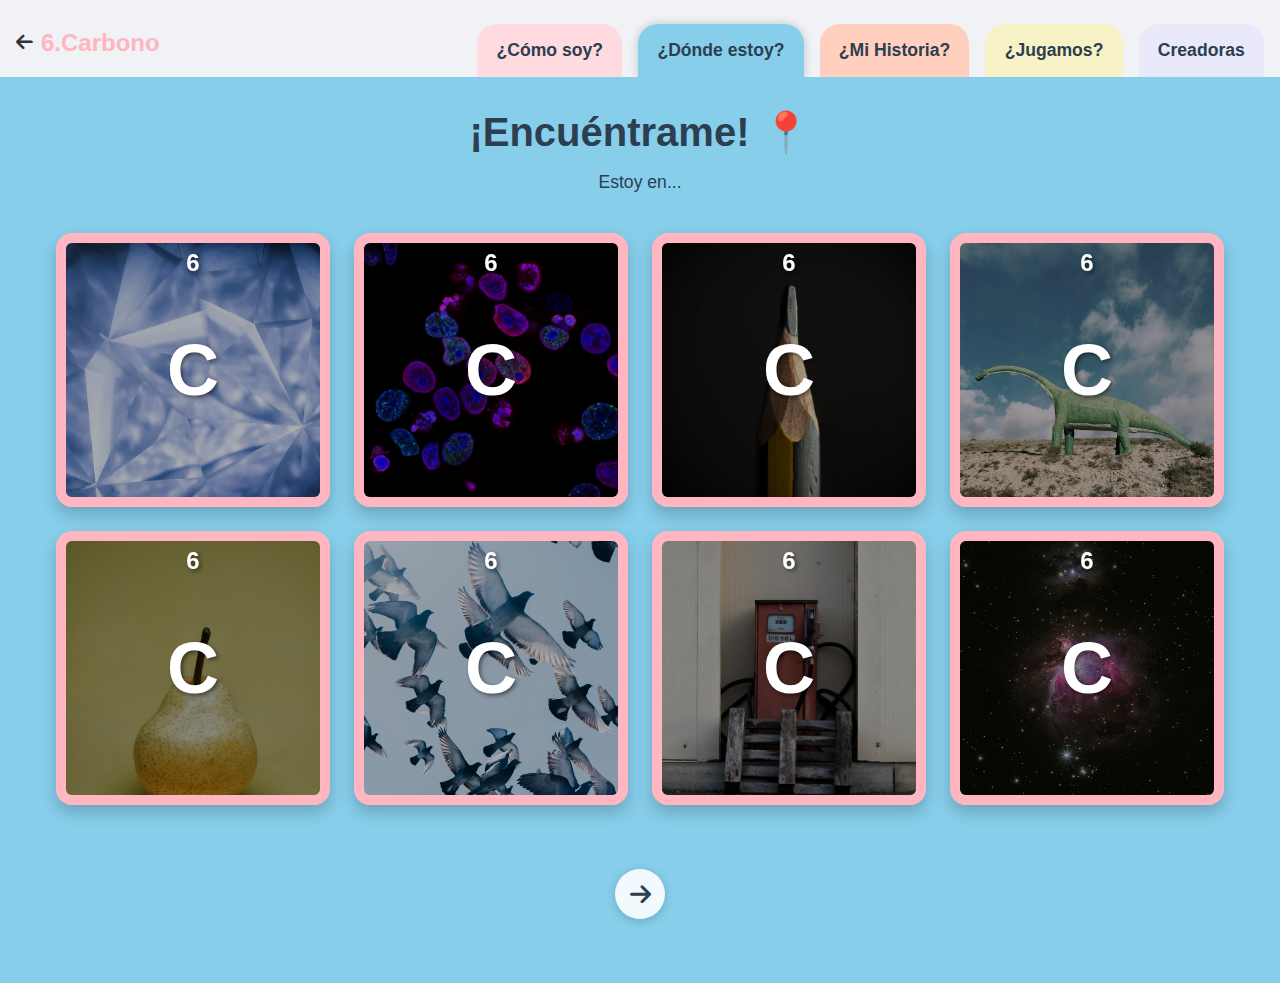
<file: pages/donde-estoy.html>
<!DOCTYPE html>
<html lang="es">
<head>
    <meta charset="UTF-8">
    <meta name="viewport" content="width=device-width, initial-scale=1.0">
    <title>Carbono - ¿Dónde estoy?</title>
    <link rel="stylesheet" href="../src/css/style.css">
    <link rel="stylesheet" href="../src/css/donde-estoy.css">
    <link rel="stylesheet" href="https://cdnjs.cloudflare.com/ajax/libs/font-awesome/6.5.1/css/all.min.css">
</head>
<body>
    <nav class="carbon-nav">
        <div class="title-nav-container">
        <a href="https://celiami.github.io/periodic-table-project/#table-section" class="back-arrow" title="¿Volver a la tabla?">
            <i class="fas fa-arrow-left"></i>
        </a>
        <div class="carbon-title-nav">
            6.Carbono
        </div>
    </div>
        <div class="mobile-active-tab donde-estoy-tab">¿Dónde estoy?</div>
        <input type="checkbox" id="menu-toggle">
        <label for="menu-toggle" class="hamburger-menu">
            <span></span>
            <span></span>
            <span></span>
        </label>
        <ul>
            <li><a href="/6-carbon" class=" nonmetal-tab">¿Cómo soy?</a></li>
            <li><a href="/6-carbon/pages/donde-estoy.html" class="active noble-tab">¿Dónde estoy?</a></li>
            <li><a href="/6-carbon/pages/historia.html" class="alkali-tab">¿Mi Historia?</a></li>
            <li><a href="/6-carbon/pages/jugamos.html" class="halogen-tab">¿Jugamos?</a></li>
            <li><a href="/6-carbon/pages/jugamos.html" class="transition-tab">Creadoras</a></li>
        </ul>
    </nav>
    <main class="donde-estoy">
        <section class="container">
            <h1>¡Encuéntrame! 📍</h1>
            <p class="intro-text">Estoy en...</p>
            
            <div class="cards-container">
                <div class="card" data-card="diamond">
                    <div class="element-overlay">
                        <div class="element-number">6</div>
                        <div class="element-symbol">C</div>
                    </div>
                    <div class="card-inner">
                        <div class="card-front">
                            <img src="../public/donde-estoy/diamante-daniele-levis-pelusi-unsplash.webp" alt="Diamante">
                        </div>
                        <div class="card-back">
                            <h3>📍 Diamante</h3>
                            <p>¡Soy el rey de las gemas! Formado por átomos de carbono en una estructura cristalina perfecta, soy el material natural más duro conocido.</p>
                            <p class="author-credit">Imagen de: Daniele Levis Pelusi</p>
                        </div>
                    </div>
                </div>

                <div class="card" data-card="cell">
                    <div class="element-overlay">
                        <div class="element-number">6</div>
                        <div class="element-symbol">C</div>
                    </div>
                    <div class="card-inner">
                        <div class="card-front">
                            <img src="../public/donde-estoy/celula-national-cancer-institute--unsplash.webp" alt="Célula">
                        </div>
                        <div class="card-back">
                            <h3>📍 Células</h3>
                            <p>¡Estoy en tu ADN! Formo parte de todas las moléculas orgánicas que te hacen ser quien eres.</p>
                            <p class="author-credit">Imagen de: National Cancer Institute</p>
                        </div>
                    </div>
                </div>

                <div class="card" data-card="pencil">
                    <div class="element-overlay">
                        <div class="element-number">6</div>
                        <div class="element-symbol">C</div>
                    </div>
                    <div class="card-inner">
                        <div class="card-front">
                            <img src="../public/donde-estoy/lapiz-umberto-unsplash.webp" alt="Lápiz">
                        </div>
                        <div class="card-back">
                            <h3>📍 Lápiz</h3>
                            <p>¡Soy el grafito! Una forma alotrópica del carbono que permite escribir y dibujar.</p>
                            <p class="author-credit">Imagen de: Umberto</p>
                        </div>
                    </div>
                </div>

                <div class="card" data-card="coal">
                    <div class="element-overlay">
                        <div class="element-number">6</div>
                        <div class="element-symbol">C</div>
                    </div>
                    <div class="card-inner">
                        <div class="card-front">
                            <img src="../public/donde-estoy/carbon-blanca-paloma-sanchez-unsplash.webp" alt="Carbón">
                        </div>
                        <div class="card-back">
                            <h3>📍 Carbón</h3>
                            <p>¡Soy energía fósil! Formado por restos de plantas prehistóricas, soy una importante fuente de energía.</p>
                            <p class="author-credit">Imagen de: Blanca Paloma Sanchez</p>
                        </div>
                    </div>
                </div>

                <div class="card" data-card="food">
                    <div class="element-overlay">
                        <div class="element-number">6</div>
                        <div class="element-symbol">C</div>
                    </div>
                    <div class="card-inner">
                        <div class="card-front">
                            <img src="../public/donde-estoy/fruta-didssph-unsplash.webp" alt="Comida">
                        </div>
                        <div class="card-back">
                            <h3>📍 Comida</h3>
                            <p>¡Estoy en tu comida! Formo parte de carbohidratos, proteínas y grasas que te dan energía.</p>
                            <p class="author-credit">Imagen de: didssph</p>
                        </div>
                    </div>
                </div>

                <div class="card" data-card="air">
                    <div class="element-overlay">
                        <div class="element-number">6</div>
                        <div class="element-symbol">C</div>
                    </div>
                    <div class="card-inner">
                        <div class="card-front">
                            <img src="../public/donde-estoy/aire-zac-ong--unsplash.webp" alt="Aire">
                        </div>
                        <div class="card-back">
                            <h3>📍 Aire</h3>
                            <p>¡Soy CO2! Estoy en el aire que respiras y soy parte fundamental del ciclo del carbono.</p>
                            <p class="author-credit">Imagen de: Zac Ong</p>
                        </div>
                    </div>
                </div>

                <div class="card" data-card="petroleum">
                    <div class="element-overlay">
                        <div class="element-number">6</div>
                        <div class="element-symbol">C</div>
                    </div>
                    <div class="card-inner">
                        <div class="card-front">
                            <img src="../public/donde-estoy/petroleo-pascal-meier-unsplash.webp" alt="Petróleo">
                        </div>
                        <div class="card-back">
                            <h3>📍 Petróleo</h3>
                            <p>¡Soy energía líquida! Formado por restos de organismos marinos, soy una fuente de combustibles.</p>
                            <p class="author-credit">Imagen de: Pascal Meier</p>
                        </div>
                    </div>
                </div>

                <div class="card" data-card="space">
                    <div class="element-overlay">
                        <div class="element-number">6</div>
                        <div class="element-symbol">C</div>
                    </div>
                    <div class="card-inner">
                        <div class="card-front">
                            <img src="../public/donde-estoy/estrellas-alexande-andrews--unsplash.webp" alt="Espacio">
                        </div>
                        <div class="card-back">
                            <h3>📍 Estrellas</h3>
                            <p>¡Soy una estrella! Las estrellas me crean y yo creo la vida. ¡Soy un elemento cósmico!</p>
                            <p class="author-credit">Imagen de: Alexander Andrews</p>
                        </div>
                    </div>
                </div>
            </div>
        </section>
        <a href="/6-carbon/pages/historia.html" class="next-page-arrow" title="¿Mi Historia?">
            <i class="fas fa-arrow-right"></i>
        </a>
    </main>

    <script src="../src/js/donde-estoy.js"></script>
    <script src="../src/js/navigation.js"></script>
</body>
</html>
</file>
<file: src/css/style.css>
:root {
    --color-nonmetal: #FFB6C1;         
    --color-noble-gas: #87CEEB;         
    --color-alkali-metal: #FFA07A;     
    --color-alkaline-earth: #98FB98;   
    --color-metalloid: #DDA0DD;         
    --color-halogen: #F0E68C;           
    --color-transition-metal: #E6E6FA;  
    --color-post-transition: #B0C4DE;   
    --color-lanthanide: #FFE4B5;        
    --color-actinide: #FFDAB9; 
    --color-electron: #333333;
    --color-proton: #f57777;
    --color-neutron: #62b6d0;
  }
  
  * {
      margin: 0;
      padding: 0;
      box-sizing: border-box;
  }
  
  body {
      font-family: 'Arial', sans-serif;
      background-color: #f0f2f5;
      color: #333;
      min-height: 100vh;
      display: flex;
      flex-direction: column;
  }
  
  .container {
      max-width: 1200px;
      margin: 0 auto;
      padding: 2rem;
      flex: 1;
      position: relative;
      overflow: hidden;
      text-align: center;
  }
  
  h1 {
      text-align: center;
      margin-bottom: 2rem;
      color: #2c3e50;
  }
  
  .centered-text {
      text-align: center;
  }


.carbon-nav {
    background: transparent;
    box-shadow: none;
    margin-top: 0.5rem;
    margin-right: 1rem;
    display: flex;
    align-items: center;
    justify-content: space-between;
}
.title-nav-container{
    display: flex;
    align-items: center;
    justify-content: space-between;
}
.back-arrow {
    color: #333;
    text-decoration: none;
    margin-left: 1rem;
    transition: transform 0.3s ease;
}

.back-arrow:hover {
    transform: translateX(-5px);
    color: var(--color-nonmetal);
}

.back-arrow i {
    font-size: 1.2em;
}
.carbon-title-nav {
    color: var(--color-nonmetal);
    font-size: 1.5rem;
    font-weight: bold;
    text-align: center;
    margin-left: 0.5rem;
    border-color: var(--color-nonmetal);
    text-decoration: none;

  }
.carbon-nav ul {
    list-style: none;
    display: flex;
    justify-content: flex-end;
    gap: 1rem;
    padding: 0;
    margin-bottom: 0;

    align-items: center;
}
.carbon-nav ul li {
    margin-top:1rem;
    display: inline;
    margin-bottom: 0;
}
.carbon-nav ul li a {
    color: #2c3e50;
    text-decoration: none;
    font-weight: bold;
    font-size: 1.1rem;
    padding: 1rem 1.2rem;
    border-radius: 20px 20px 0 0;
    transition: background 0.2s, color 0.2s;
    background: transparent;
    display: inline-block;
    margin-bottom: 0;
}
.carbon-nav ul li:nth-child(1) a {
    background: linear-gradient(rgba(255, 255, 255, 0.5), rgba(255, 255, 255, 0.5)),var(--color-nonmetal);

}
.carbon-nav ul li:nth-child(2) a{
    background: linear-gradient(rgba(255, 255, 255, 0.5), rgba(255, 255, 255, 0.5)), var(--color-noble-gas);

}
.carbon-nav ul li:nth-child(3) a{
    background: linear-gradient(rgba(255, 255, 255, 0.5), rgba(255, 255, 255, 0.5)), var(--color-alkali-metal);
}
.carbon-nav ul li:nth-child(4) a{
    background: linear-gradient(rgba(255, 255, 255, 0.5), rgba(255, 255, 255, 0.5)), var(--color-halogen);
}
.carbon-nav ul li:nth-child(5) a{
    background: linear-gradient(rgba(255, 255, 255, 0.1), rgba(255, 255, 255, 0.1)), var(--color-transition-metal);
}



.carbon-nav ul li:nth-child(1) a:hover,
.carbon-nav ul li:nth-child(1) a.active {
    background: var(--color-nonmetal);
    color: #2c3e50;
    box-shadow: 0 0 10px 0 rgba(0, 0, 0, 0.2);
}
.carbon-nav ul li:nth-child(2) a:hover,
.carbon-nav ul li:nth-child(2) a.active {
    background: var(--color-noble-gas);
    color: #2c3e50;
    box-shadow: 0 0 10px 0 rgba(0, 0, 0, 0.2);
}
.carbon-nav ul li:nth-child(3) a:hover,
.carbon-nav ul li:nth-child(3) a.active {
    background: var(--color-alkali-metal);
    color: #2c3e50;
    box-shadow: 0 0 10px 0 rgba(0, 0, 0, 0.2);
}
.carbon-nav ul li:nth-child(4) a:hover,
.carbon-nav ul li:nth-child(4) a.active {
    background: var(--color-halogen);
    color: #2c3e50;
    box-shadow: 0 0 10px 0 rgba(0, 0, 0, 0.2);
}
.carbon-nav ul li:nth-child(5) a:hover,
.carbon-nav ul li:nth-child(5) a.active {
    background: var(--color-transition-metal);
    color: #2c3e50;
    box-shadow: 0 0 10px 0 rgba(0, 0, 0, 0.2);
}
main{
    height: 100%;
}
.como-soy{
    background: var(--color-nonmetal);
    padding-top: 0;
    width: 100%;

}
.donde-estoy{
    background: var(--color-noble-gas);
    padding-top: 0;
    width:100%;
}
.historia{
    background: var(--color-alkali-metal);
    padding-top: 0;
    width: 100%;

}
.jugamos{
    background: var(--color-halogen);
    padding-top: 0;
    width: 100%;
}
.creadoras{
    background: var(--color-transition-metal);
    padding-top: 0;
    width: 100%;
}

/* Menú hamburguesa */
#menu-toggle {
    display: none; /* Oculta el checkbox */
}

.hamburger-menu {
    display: none;
    flex-direction: column;
    justify-content: space-between;
    width: 30px;
    height: 20px;
    margin-right: 0.5rem;
    cursor: pointer;
    z-index: 100;
}

.hamburger-menu span {
    display: block;
    height: 3px;
    width: 100%;
    background-color: #2c3e50;
    border-radius: 3px;
    transition: all 0.3s ease;
}

/* Estilos para dispositivos móviles */
@media screen and (max-width: 768px) {
    .hamburger-menu {
        display: flex;
    }
    
    .carbon-nav {
        flex-wrap: wrap;
        position: relative;
        margin-bottom: 0;
    }
    
    .carbon-nav ul {
        position: absolute;
        top: 100%;
        left: 0;
        width: 100%;
        flex-direction: column;
        background-color: white;
        padding: 0;
        gap: 0;
        box-shadow: 0 2px 5px rgba(0,0,0,0.1);
        z-index: 90;
        max-height: 0;
        overflow: hidden;
        transition: max-height 0.5s ease;
        pointer-events: none;
    }
    
    /* Cuando el checkbox está marcado, muestra el menú */
    #menu-toggle:checked ~ ul {
        max-height: 300px;
        padding: 1rem 0;
        pointer-events: all;
    }
    
    /* Estilo para el icono de hamburguesa cuando está activo */
    #menu-toggle:checked ~ .hamburger-menu span:nth-child(1) {
        transform: translateY(8px) rotate(45deg);
    }
    
    #menu-toggle:checked ~ .hamburger-menu span:nth-child(2) {
        opacity: 0;
    }
    
    #menu-toggle:checked ~ .hamburger-menu span:nth-child(3) {
        transform: translateY(-8px) rotate(-45deg);
    }
    
    /* Ocultar el elemento activo en el menú móvil */
    .carbon-nav ul li a.active {
        display: none;
    }
    
    /* Mantener visible el enlace activo */
    .mobile-active-tab {
        display: flex;
        margin-left: auto;
        margin-right: auto;
        padding: 0.8rem 1.2rem;
        border-radius: 20px 20px 0 0;
        margin-bottom: 0;
        font-weight: bold;
    }
    
    /* Colores para el tab activo en móvil */
    .mobile-active-tab.como-soy-tab {
        background: var(--color-nonmetal);
    }
    
    .mobile-active-tab.donde-estoy-tab {
        background: var(--color-noble-gas);
    }
    
    .mobile-active-tab.historia-tab {
        background: var(--color-alkali-metal);
    }
    
    .mobile-active-tab.jugamos-tab {
        background: var(--color-halogen);
    }
    
    .mobile-active-tab.creadoras-tab {
        background: var(--color-transition-metal);
    }

    
    /* Mostrar el tab activo solo en móvil */

}

@media screen and (min-width: 769px) {
    .mobile-active-tab {
        display: none;
    }


}

/*Banner rosa con fondo de imagen de aldebaran*/

  .info {

    width: 100vw;
    left: 50%;
    right: 50%;
    padding: 5rem 0;
    background: linear-gradient(rgba(0, 0, 0, 0.4), rgba(0, 0, 0, 0.7)),url('./public/aldebaran-pink-unsplash.jpg') no-repeat center center;
    background-size: cover;
    background-position: center;
    background-attachment: fixed;
    color: white;
    text-align: center;
    margin-bottom: 3rem;
}


.info-content {
    width: 100%;
    margin: 0 auto;
    padding: 2rem;
    text-align: center;
}


/* Estilos para el diseño de dos columnas */

.two-column-section {
    display:grid;
    grid-template-columns: 1fr 1fr;
    gap: 2rem;
    margin: 2rem 0;
    align-items: center;
}

.column-content {
    display: flex;
    flex-direction: column;
    justify-content: center;
    text-align:justify;
}

@media (max-width: 768px) {
    .two-column-section {
      grid-template-columns: 1fr;
      gap: 1rem;
      margin: 1rem 0;
    }
  }

.image-container {
    position: relative;
    overflow: hidden;
    border-radius: 12px;
    box-shadow: 0 4px 15px rgba(0, 0, 0, 0.15);
    height: 100%;
}

.image-container img {
    width: 100%;
    height: 100%;
    object-fit: cover;
    transition: transform 0.5s ease;
}



.image-container:hover img {
    transform: scale(1.05);
}



@keyframes fadeIn {
    from { opacity: 0; }
    to { opacity: 1; }
}

@keyframes slideIn {
    from {
        transform: translateY(-50px);
        opacity: 0;
    }
    to {
        transform: translateY(0);
        opacity: 1;
    }
}

/* Estilos para la flecha de navegación */
.next-page-arrow {
    position: relative;
    margin: 2rem auto;
    background-color: rgba(255, 255, 255, 0.9);
    width: 50px;
    height: 50px;
    border-radius: 50%;
    display: flex;
    align-items: center;
    justify-content: center;
    box-shadow: 0 2px 10px rgba(0, 0, 0, 0.2);
    transition: all 0.3s ease;
    z-index: 100;
    cursor: pointer;
    text-decoration: none;
    opacity: 0;
    visibility: hidden;
    transform: translateY(20px);
}

.next-page-arrow.visible {
    opacity: 1;
    visibility: visible;
    transform: translateY(0);
}

.next-page-arrow:hover {
    transform: translateY(-5px);
    box-shadow: 0 5px 15px rgba(0, 0, 0, 0.3);
}

.next-page-arrow i {
    font-size: 1.5rem;
    color: #2c3e50;
}

/* Asegurar que la flecha sea visible en todas las páginas */
.como-soy .next-page-arrow,
.donde-estoy .next-page-arrow,
.historia .next-page-arrow,
.jugamos .next-page-arrow {
    display: flex;
}

@media (max-width: 768px) {
    .next-page-arrow {
        width: 40px;
        height: 40px;
        margin: 1.5rem auto;
    }
    
    .next-page-arrow i {
        font-size: 1.2rem;
    }
}
</file>
<file: src/css/donde-estoy.css>
.donde-estoy {
    background-color: var(--color-noble-gas);
    min-height: 100vh;
    padding: 2rem 0;
    width: 100%;
    overflow: visible;
    display: flex;
    flex-direction: column;
}

.container {
    max-width: 1200px;
    margin: 0 auto;
    padding: 0 1rem;
    width: 100%;
    overflow: visible;
    flex: 1;
    display: flex;
    flex-direction: column;
}

.donde-estoy h1 {
    text-align: center;
    margin-bottom: 2rem;
    font-size: 4rem;
    padding: 0 1rem;
}

.intro-text {
    text-align: center;
    margin-bottom: 2rem;
    color: #2c3e50;
    font-size: 1.2rem;
    padding: 0 1rem;
}

.cards-container {
    display: grid;
    grid-template-columns: repeat(4, 1fr);
    gap: 2rem;
    padding: 2rem 0;
    width: 100%;
    overflow: visible;
    flex: 1;
}

.card {
    aspect-ratio: 1/1;
    perspective: 1000px;
    cursor: pointer;
    position: relative;
    width: 100%;
    max-width: 400px;
    margin: 0 auto;
}

.element-overlay {
    position: absolute;
    top: 0;
    left: 0;
    width: 100%;
    height: 100%;
    pointer-events: none;
    z-index: 2;
    display: flex;
    flex-direction: column;
    justify-content: center;
    align-items: center;
    transform-style: preserve-3d;
    transition: all 0.6s cubic-bezier(0.4, 0, 0.2, 1);
    background: rgba(255, 255, 255, 0);
}

.element-number {
    color: white;
    font-size: 1.5rem;
    font-weight: bold;
    text-shadow: 2px 2px 4px rgba(0,0,0,0.5);
    position: absolute;
    top: 1rem;
}

.element-symbol {
    color: white;
    font-size: 5rem;
    font-weight: bold;
    text-shadow: 2px 2px 4px rgba(0,0,0,0.5);
    transition: all 0.6s cubic-bezier(0.4, 0, 0.2, 1);
}

.card-inner {
    position: relative;
    width: 100%;
    height: 100%;
    text-align: center;
    transition: transform 0.6s cubic-bezier(0.4, 0, 0.2, 1);
    transform-style: preserve-3d;
    border-radius: 1rem;
    box-shadow: 0 8px 16px rgba(0,0,0,0.2);
}

.card:hover .card-inner {
    box-shadow: 0 12px 24px rgba(0,0,0,0.3);
}

.card.flipped .card-inner {
    transform: rotateY(180deg);
}

.card.flipped .element-overlay {
    opacity: 0;
    background: rgba(255, 255, 255, 0.8);
}

.card.flipped .element-symbol {
    transform: scale(1.2);
    opacity: 0;
}

.card-front, .card-back {
    position: absolute;
    width: 100%;
    height: 100%;
    backface-visibility: hidden;
    border-radius: 1rem;
    overflow: hidden;
}

.card-front {
    background-color: #fff;
    transition: all 0.6s cubic-bezier(0.4, 0, 0.2, 1);
    border: 12px solid var(--color-nonmetal);
}

.card-front::after {
    content: '';
    position: absolute;
    top: 0;
    left: 0;
    width: 100%;
    height: 100%;
    background: rgba(0, 0, 0, 0.3);
    transition: all 0.6s cubic-bezier(0.4, 0, 0.2, 1);
}

.card-front img {
    width: 100%;
    height: 100%;
    object-fit: cover;
    transition: transform 0.6s cubic-bezier(0.4, 0, 0.2, 1);
}

.card:hover .card-front img {
    transform: scale(1.1);
}

.card.flipped .card-front {
    filter: brightness(1.2);
}

.card.flipped .card-front::after {
    opacity: 0;
}

.card-back {
    background-color: #fff;
    transform: rotateY(180deg);
    display: flex;
    flex-direction: column;
    justify-content: center;
    align-items: center;
    padding: 1.5rem;
    text-align: center;
}

.card-back h3 {
    color: #2c3e50;
    margin-bottom: 1rem;
    font-size: 1.5rem;
}

.card-back p {
    color: #34495e;
    font-size: 1rem;
    line-height: 1.5;
    margin-bottom: 1rem;
}

.author-credit {
    font-size: 0.8rem !important;
    color: #95a5a6 !important;
    margin-top: auto !important;
    font-style: italic;
}

/* Responsive Design */
@media (max-width: 1400px) {
    .donde-estoy h1 {
        font-size: 2.5rem;
        margin-bottom: 1rem;
    }

    .intro-text {
        font-size: 1.1rem;
        margin-bottom: 0.5rem;
    }

    .cards-container {
        grid-template-columns: repeat(4, 1fr);
        gap: 1.5rem;
    }
    
    .card-front {
        border-width: 10px;
    }
    
    .element-symbol {
        font-size: 4.5rem;
    }
}

@media (max-width: 1200px) {
    .container {
        padding: 0 2rem;
    }
    
    .cards-container {
        grid-template-columns: repeat(4, 1fr);
        gap: 1.5rem;
    }
    
    .card {
        max-width: 350px;
    }
}

@media (max-width: 992px) {
    .cards-container {
        grid-template-columns: repeat(2, 1fr);
        gap: 1.5rem;
    }
    
    .card-front {
        border-width: 8px;
    }
    
    .element-symbol {
        font-size: 4rem;
    }
    
    .card-back h3 {
        font-size: 1.4rem;
    }
}

@media (max-width: 768px) {
    .container {
        padding: 0 1.5rem;
    }
    
    .cards-container {
        grid-template-columns: repeat(2, 1fr);
        gap: 1rem;
    }
    
    .element-symbol {
        font-size: 3.5rem;
    }
    
    .element-number {
        font-size: 1.2rem;
    }
    
    .card-back h3 {
        font-size: 1.3rem;
    }
    
    .card-back p {
        font-size: 0.95rem;
    }
    
    .card-front {
        border-width: 6px;
    }
    
    .intro-text {
        font-size: 1.1rem;
        padding: 0 0.5rem;
    }
}

@media (max-width: 576px) {
    .container {
        padding: 0 1rem;
    }
    
    .cards-container {
        grid-template-columns: 1fr;
        max-width: 320px;
        margin: 0 auto;
        gap: 1.5rem;
    }
    
    .card {
        max-width: 100%;
    }
    
    .element-symbol {
        font-size: 3.2rem;
    }
    
    .element-number {
        font-size: 1.1rem;
    }
    
    .card-back h3 {
        font-size: 1.4rem;
        margin-bottom: 1.2rem;
    }
    
    .card-back p {
        font-size: 1.1rem;
        line-height: 1.6;
        margin-bottom: 1.2rem;
    }
    
    .author-credit {
        font-size: 0.9rem !important;
    }
    
    .intro-text {
        font-size: 1rem;
        margin-bottom: 1.5rem;
    }
    
    .card-front {
        border-width: 8px;
    }
}

@media (max-width: 360px) {
    .cards-container {
        max-width: 280px;
    }
    
    .element-symbol {
        font-size: 2.8rem;
    }
    
    .element-number {
        font-size: 1rem;
    }
    
    .card-back h3 {
        font-size: 1.3rem;
        margin-bottom: 1rem;
    }
    
    .card-back p {
        font-size: 1rem;
        line-height: 1.5;
        margin-bottom: 1rem;
    }
    
    .author-credit {
        font-size: 0.85rem !important;
    }
    
    .card-front {
        border-width: 6px;
    }
}
</file>
